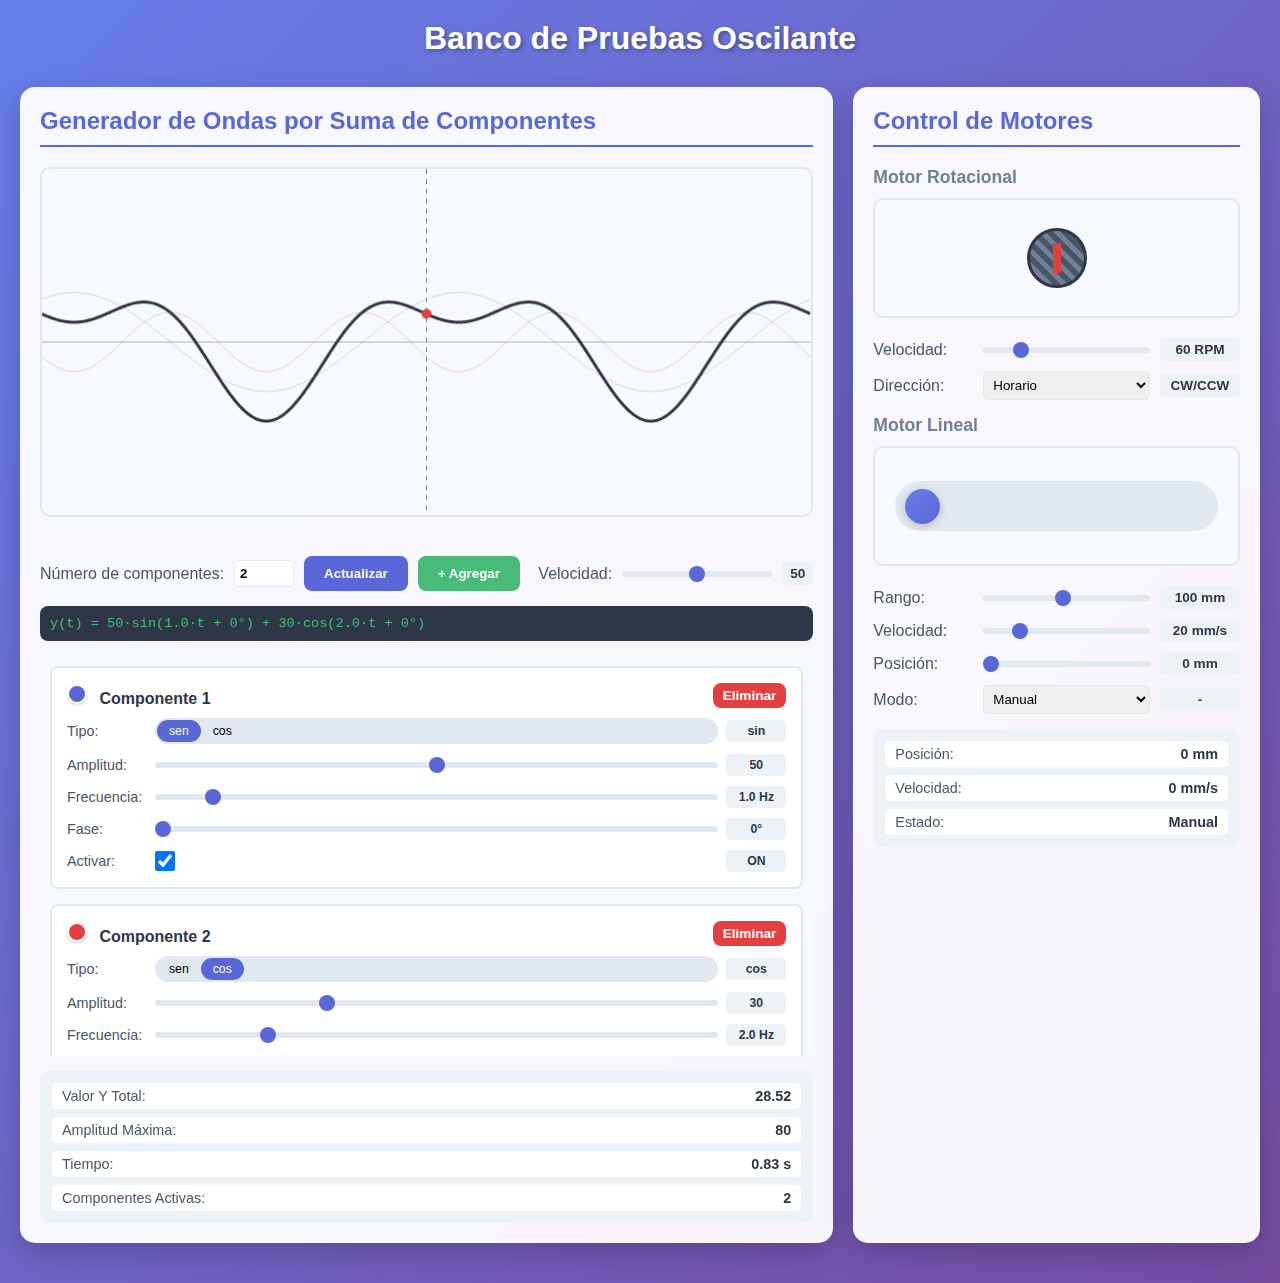
<file: Webserver/wave_motor_controller.html>
<!DOCTYPE html>
<html lang="es">
<head>
    <meta charset="UTF-8">
    <meta name="viewport" content="width=device-width, initial-scale=1.0">
    <title>Banco de pruebas Oscilante</title>
    <style>
        * {
            margin: 0;
            padding: 0;
            box-sizing: border-box;
        }

        body {
            font-family: 'Segoe UI', Tahoma, Geneva, Verdana, sans-serif;
            background: linear-gradient(135deg, #667eea 0%, #764ba2 100%);
            min-height: 100vh;
            padding: 20px;
        }

        .container {
            max-width: 1600px;
            margin: 0 auto;
        }

        h1 {
            text-align: center;
            color: white;
            margin-bottom: 30px;
            text-shadow: 2px 2px 4px rgba(0,0,0,0.3);
        }

        .main-grid {
            display: grid;
            grid-template-columns: 2fr 1fr;
            gap: 20px;
            margin-bottom: 20px;
        }

        .panel {
            background: rgba(255, 255, 255, 0.95);
            border-radius: 15px;
            padding: 20px;
            box-shadow: 0 10px 30px rgba(0,0,0,0.2);
            backdrop-filter: blur(10px);
        }

        .panel h2 {
            color: #5a67d8;
            margin-bottom: 20px;
            border-bottom: 2px solid #5a67d8;
            padding-bottom: 10px;
        }

        .panel h3 {
            color: #718096;
            margin: 15px 0 10px;
            font-size: 1.1em;
        }

        .wave-canvas {
            width: 100%;
            height: 350px;
            background: #f7fafc;
            border: 2px solid #e2e8f0;
            border-radius: 10px;
            margin-bottom: 20px;
        }

        .component-list {
            max-height: 400px;
            overflow-y: auto;
            margin: 15px 0;
            padding: 10px;
            background: #f7fafc;
            border-radius: 8px;
        }

        .wave-component {
            background: white;
            border: 2px solid #e2e8f0;
            border-radius: 8px;
            padding: 15px;
            margin-bottom: 15px;
            position: relative;
            transition: all 0.3s ease;
        }

        .wave-component:hover {
            border-color: #5a67d8;
            box-shadow: 0 2px 10px rgba(90, 103, 216, 0.2);
        }

        .component-header {
            display: flex;
            justify-content: space-between;
            align-items: center;
            margin-bottom: 10px;
        }

        .component-title {
            font-weight: 600;
            color: #2d3748;
        }

        .component-controls {
            display: grid;
            gap: 10px;
        }

        .control-item {
            display: grid;
            grid-template-columns: 100px 1fr 80px;
            align-items: center;
            gap: 10px;
        }

        .control-item-small {
            display: grid;
            grid-template-columns: 80px 1fr 60px;
            align-items: center;
            gap: 8px;
            font-size: 0.9em;
        }

        label {
            color: #4a5568;
            font-weight: 500;
        }

        input[type="range"] {
            width: 100%;
            height: 6px;
            background: #e2e8f0;
            border-radius: 5px;
            outline: none;
            -webkit-appearance: none;
        }

        input[type="range"]::-webkit-slider-thumb {
            -webkit-appearance: none;
            width: 16px;
            height: 16px;
            background: #5a67d8;
            border-radius: 50%;
            cursor: pointer;
            transition: all 0.3s ease;
        }

        input[type="range"]::-webkit-slider-thumb:hover {
            background: #667eea;
            transform: scale(1.2);
        }

        input[type="range"]::-moz-range-thumb {
            width: 16px;
            height: 16px;
            background: #5a67d8;
            border-radius: 50%;
            cursor: pointer;
            border: none;
            transition: all 0.3s ease;
        }

        input[type="range"]::-moz-range-thumb:hover {
            background: #667eea;
            transform: scale(1.2);
        }

        .value-display {
            background: #edf2f7;
            padding: 4px 8px;
            border-radius: 5px;
            text-align: center;
            font-weight: bold;
            color: #2d3748;
            font-size: 0.85em;
        }

        .btn {
            padding: 10px 20px;
            border: none;
            border-radius: 8px;
            cursor: pointer;
            font-weight: 600;
            transition: all 0.3s ease;
        }

        .btn-primary {
            background: #5a67d8;
            color: white;
        }

        .btn-primary:hover {
            background: #667eea;
            transform: translateY(-2px);
            box-shadow: 0 4px 12px rgba(90, 103, 216, 0.3);
        }

        .btn-danger {
            background: #e53e3e;
            color: white;
            padding: 5px 10px;
            font-size: 0.85em;
        }

        .btn-danger:hover {
            background: #f56565;
        }

        .btn-success {
            background: #48bb78;
            color: white;
        }

        .btn-success:hover {
            background: #38a169;
        }

        .controls-row {
            display: flex;
            gap: 10px;
            margin: 15px 0;
            align-items: center;
        }

        .type-toggle {
            display: inline-flex;
            background: #e2e8f0;
            border-radius: 20px;
            padding: 2px;
        }

        .type-toggle button {
            padding: 4px 12px;
            border: none;
            background: transparent;
            border-radius: 18px;
            cursor: pointer;
            font-size: 0.85em;
            transition: all 0.3s ease;
        }

        .type-toggle button.active {
            background: #5a67d8;
            color: white;
        }

        .motor-visual {
            background: #f7fafc;
            border: 2px solid #e2e8f0;
            border-radius: 10px;
            padding: 20px;
            margin-bottom: 20px;
            min-height: 120px;
            display: flex;
            align-items: center;
            justify-content: center;
            position: relative;
        }

        .rotating-motor {
            width: 60px;
            height: 60px;
            background: linear-gradient(45deg, #4a5568 25%, #718096 25%, #718096 50%, #4a5568 50%, #4a5568 75%, #718096 75%, #718096);
            background-size: 15px 15px;
            border-radius: 50%;
            border: 3px solid #2d3748;
            animation: rotate 2s linear infinite;
            position: relative;
        }

        .rotating-motor::after {
            content: '';
            position: absolute;
            width: 8px;
            height: 30px;
            background: #e53e3e;
            left: 50%;
            top: 50%;
            transform: translate(-50%, -50%);
        }

        @keyframes rotate {
            from { transform: rotate(0deg); }
            to { transform: rotate(360deg); }
        }

        .linear-motor {
            width: 100%;
            height: 50px;
            background: #e2e8f0;
            border-radius: 25px;
            position: relative;
            overflow: hidden;
        }

        .linear-slider {
            width: 35px;
            height: 35px;
            background: linear-gradient(135deg, #667eea, #5a67d8);
            border-radius: 50%;
            position: absolute;
            top: 7.5px;
            left: 10px;
            transition: none;
            box-shadow: 0 2px 8px rgba(0,0,0,0.2);
        }

        .info-display {
            background: #edf2f7;
            padding: 12px;
            border-radius: 8px;
            display: grid;
            grid-template-columns: 1fr;
            gap: 8px;
            margin-top: 15px;
        }

        .info-item {
            display: flex;
            justify-content: space-between;
            padding: 5px 10px;
            background: white;
            border-radius: 5px;
            font-size: 0.9em;
        }

        .info-label {
            color: #4a5568;
        }

        .info-value {
            color: #2d3748;
            font-weight: bold;
        }

        .formula-display {
            background: #2d3748;
            color: #48bb78;
            font-family: 'Courier New', monospace;
            padding: 10px;
            border-radius: 8px;
            margin: 15px 0;
            font-size: 0.85em;
            overflow-x: auto;
            white-space: nowrap;
        }

        input[type="number"] {
            width: 60px;
            padding: 5px;
            border: 1px solid #e2e8f0;
            border-radius: 5px;
            font-weight: bold;
        }

        .color-indicator {
            width: 20px;
            height: 20px;
            border-radius: 50%;
            display: inline-block;
            margin-right: 8px;
            border: 2px solid white;
            box-shadow: 0 1px 3px rgba(0,0,0,0.2);
        }

        @media (max-width: 968px) {
            .main-grid {
                grid-template-columns: 1fr;
            }
        }
    </style>
</head>
<body>
    <div class="container">
        <h1>Banco de Pruebas Oscilante</h1>
        
        <div class="main-grid">
            <!-- Panel de Generación de Ondas -->
            <div class="panel">
                <h2>Generador de Ondas por Suma de Componentes</h2>
                
                <canvas id="waveCanvas" class="wave-canvas"></canvas>
                
                <div class="controls-row">
                    <label>Número de componentes:</label>
                    <input type="number" id="numComponents" min="1" max="10" value="2">
                    <button class="btn btn-primary" onclick="updateComponentCount()">Actualizar</button>
                    <button class="btn btn-success" onclick="addComponent()">+ Agregar</button>
                    <label style="margin-left: auto;">Velocidad:</label>
                    <input type="range" id="globalSpeed" min="0" max="100" value="50" style="width: 150px;">
                    <span class="value-display" id="speedValue">50</span>
                </div>
                
                <div class="formula-display" id="formulaDisplay">
                    y(t) = 50·sin(1.0·t + 0°) + 30·cos(2.0·t + 0°)
                </div>
                
                <div class="component-list" id="componentList">
                    <!-- Los componentes se agregarán dinámicamente aquí -->
                </div>
                
                <div class="info-display">
                    <div class="info-item">
                        <span class="info-label">Valor Y Total:</span>
                        <span class="info-value" id="currentY">0.00</span>
                    </div>
                    <div class="info-item">
                        <span class="info-label">Amplitud Máxima:</span>
                        <span class="info-value" id="maxAmplitude">80</span>
                    </div>
                    <div class="info-item">
                        <span class="info-label">Tiempo:</span>
                        <span class="info-value" id="timeValue">0.00 s</span>
                    </div>
                    <div class="info-item">
                        <span class="info-label">Componentes Activas:</span>
                        <span class="info-value" id="activeComponents">2</span>
                    </div>
                </div>
            </div>
            
            <!-- Panel de Control de Motores -->
            <div class="panel">
                <h2>Control de Motores</h2>
                
                <!-- Motor Rotacional -->
                <h3>Motor Rotacional</h3>
                <div class="motor-visual">
                    <div class="rotating-motor" id="rotatingMotor"></div>
                </div>
                
                <div class="component-controls">
                    <div class="control-item">
                        <label>Velocidad:</label>
                        <input type="range" id="motorSpeed" min="0" max="300" value="60">
                        <span class="value-display" id="motorSpeedValue">60 RPM</span>
                    </div>
                    
                    <div class="control-item">
                        <label>Dirección:</label>
                        <select id="motorDirection" style="padding: 5px; border-radius: 5px; border: 1px solid #e2e8f0;">
                            <option value="1">Horario</option>
                            <option value="-1">Antihorario</option>
                        </select>
                        <span class="value-display">CW/CCW</span>
                    </div>
                </div>
                
                <!-- Motor Lineal -->
                <h3>Motor Lineal</h3>
                <div class="motor-visual">
                    <div class="linear-motor">
                        <div class="linear-slider" id="linearSlider"></div>
                    </div>
                </div>
                
                <div class="component-controls">
                    <div class="control-item">
                        <label>Rango:</label>
                        <input type="range" id="linearRange" min="10" max="200" value="100">
                        <span class="value-display" id="linearRangeValue">100 mm</span>
                    </div>
                    
                    <div class="control-item">
                        <label>Velocidad:</label>
                        <input type="range" id="linearSpeed" min="1" max="100" value="20">
                        <span class="value-display" id="linearSpeedValue">20 mm/s</span>
                    </div>
                    
                    <div class="control-item">
                        <label>Posición:</label>
                        <input type="range" id="linearPosition" min="0" max="200" value="0">
                        <span class="value-display" id="linearPosValue">0 mm</span>
                    </div>
                    
                    <div class="control-item">
                        <label>Modo:</label>
                        <select id="linearMode" style="padding: 5px; border-radius: 5px; border: 1px solid #e2e8f0; width: 100%;">
                            <option value="manual">Manual</option>
                            <option value="auto">Automático</option>
                            <option value="wave">Seguir Onda</option>
                        </select>
                        <span class="value-display">-</span>
                    </div>
                </div>
                
                <div class="info-display">
                    <div class="info-item">
                        <span class="info-label">Posición:</span>
                        <span class="info-value" id="currentPos">0 mm</span>
                    </div>
                    <div class="info-item">
                        <span class="info-label">Velocidad:</span>
                        <span class="info-value" id="currentVel">0 mm/s</span>
                    </div>
                    <div class="info-item">
                        <span class="info-label">Estado:</span>
                        <span class="info-value" id="motorStatus">Detenido</span>
                    </div>
                </div>
            </div>
        </div>
    </div>

    <script>
        // Variables globales
        const canvas = document.getElementById('waveCanvas');
        const ctx = canvas.getContext('2d');
        let animationTime = 0;
        let linearDirection = 1;
        let currentLinearPos = 0;
        let lastFrameTime = 0;
        
        // Array de componentes de onda
        let waveComponents = [
            { type: 'sin', amplitude: 50, frequency: 1.0, phase: 0, color: '#5a67d8', enabled: true },
            { type: 'cos', amplitude: 30, frequency: 2.0, phase: 0, color: '#e53e3e', enabled: true }
        ];
        
        // Colores disponibles para las componentes
        const componentColors = [
            '#5a67d8', '#e53e3e', '#48bb78', '#ed8936', '#9f7aea',
            '#38b2ac', '#f687b3', '#4299e1', '#ecc94b', '#fc8181'
        ];
        
        // Configuración del canvas
        function resizeCanvas() {
            canvas.width = canvas.offsetWidth;
            canvas.height = canvas.offsetHeight;
        }
        
        window.addEventListener('resize', resizeCanvas);
        resizeCanvas();
        
        // Función para crear el HTML de un componente
        function createComponentHTML(component, index) {
            return `
                <div class="wave-component" id="component-${index}">
                    <div class="component-header">
                        <div class="component-title">
                            <span class="color-indicator" style="background: ${component.color}"></span>
                            Componente ${index + 1}
                        </div>
                        <button class="btn btn-danger" onclick="removeComponent(${index})">Eliminar</button>
                    </div>
                    <div class="component-controls">
                        <div class="control-item-small">
                            <label>Tipo:</label>
                            <div class="type-toggle">
                                <button class="${component.type === 'sin' ? 'active' : ''}" onclick="updateComponentType(${index}, 'sin')">sen</button>
                                <button class="${component.type === 'cos' ? 'active' : ''}" onclick="updateComponentType(${index}, 'cos')">cos</button>
                            </div>
                            <span class="value-display">${component.type}</span>
                        </div>
                        <div class="control-item-small">
                            <label>Amplitud:</label>
                            <input type="range" min="0" max="100" value="${component.amplitude}" 
                                   oninput="updateComponentValue(${index}, 'amplitude', this.value)">
                            <span class="value-display">${component.amplitude}</span>
                        </div>
                        <div class="control-item-small">
                            <label>Frecuencia:</label>
                            <input type="range" min="0.1" max="10" step="0.1" value="${component.frequency}" 
                                   oninput="updateComponentValue(${index}, 'frequency', this.value)">
                            <span class="value-display">${component.frequency.toFixed(1)} Hz</span>
                        </div>
                        <div class="control-item-small">
                            <label>Fase:</label>
                            <input type="range" min="0" max="360" value="${component.phase}" 
                                   oninput="updateComponentValue(${index}, 'phase', this.value)">
                            <span class="value-display">${component.phase}°</span>
                        </div>
                        <div class="control-item-small">
                            <label>Activar:</label>
                            <input type="checkbox" ${component.enabled ? 'checked' : ''} 
                                   onchange="updateComponentValue(${index}, 'enabled', this.checked)"
                                   style="width: 20px; height: 20px;">
                            <span class="value-display">${component.enabled ? 'ON' : 'OFF'}</span>
                        </div>
                    </div>
                </div>
            `;
        }
        
        // Función para renderizar todos los componentes
        function renderComponents() {
            const container = document.getElementById('componentList');
            container.innerHTML = waveComponents.map((comp, index) => 
                createComponentHTML(comp, index)
            ).join('');
            updateFormula();
            updateInfo();
        }
        
        // Función para actualizar el número de componentes
        function updateComponentCount() {
            const count = parseInt(document.getElementById('numComponents').value);
            const currentCount = waveComponents.length;
            
            if (count > currentCount) {
                // Agregar componentes
                for (let i = currentCount; i < count; i++) {
                    waveComponents.push({
                        type: i % 2 === 0 ? 'sin' : 'cos',
                        amplitude: 30 + Math.random() * 40,
                        frequency: 1 + Math.random() * 3,
                        phase: 0,
                        color: componentColors[i % componentColors.length],
                        enabled: true
                    });
                }
            } else if (count < currentCount) {
                // Eliminar componentes
                waveComponents = waveComponents.slice(0, count);
            }
            
            renderComponents();
        }
        
        // Función para agregar un componente
        function addComponent() {
            const index = waveComponents.length;
            waveComponents.push({
                type: index % 2 === 0 ? 'sin' : 'cos',
                amplitude: 30 + Math.random() * 40,
                frequency: 1 + Math.random() * 3,
                phase: 0,
                color: componentColors[index % componentColors.length],
                enabled: true
            });
            document.getElementById('numComponents').value = waveComponents.length;
            renderComponents();
        }
        
        // Función para eliminar un componente
        function removeComponent(index) {
            if (waveComponents.length > 1) {
                waveComponents.splice(index, 1);
                document.getElementById('numComponents').value = waveComponents.length;
                renderComponents();
            }
        }
        
        // Función para actualizar el tipo de componente
        function updateComponentType(index, type) {
            waveComponents[index].type = type;
            renderComponents();
        }
        
        // Función para actualizar valores de componente
        function updateComponentValue(index, property, value) {
            if (property === 'amplitude') {
                waveComponents[index].amplitude = parseFloat(value);
            } else if (property === 'frequency') {
                waveComponents[index].frequency = parseFloat(value);
            } else if (property === 'phase') {
                waveComponents[index].phase = parseFloat(value);
            } else if (property === 'enabled') {
                waveComponents[index].enabled = value;
            }
            
            // Actualizar el display del valor
            const component = document.getElementById(`component-${index}`);
            if (component) {
                const displays = component.querySelectorAll('.value-display');
                if (property === 'amplitude') displays[1].textContent = value;
                if (property === 'frequency') displays[2].textContent = parseFloat(value).toFixed(1) + ' Hz';
                if (property === 'phase') displays[3].textContent = value + '°';
                if (property === 'enabled') displays[4].textContent = value ? 'ON' : 'OFF';
            }
            
            updateFormula();
            updateInfo();
        }
        
        // Función para actualizar la fórmula mostrada
        function updateFormula() {
            const formula = waveComponents
                .filter(c => c.enabled)
                .map(c => {
                    const func = c.type === 'sin' ? 'sin' : 'cos';
                    return `${c.amplitude.toFixed(0)}·${func}(${c.frequency.toFixed(1)}·t + ${c.phase}°)`;
                })
                .join(' + ');
            
            document.getElementById('formulaDisplay').textContent = formula ? `y(t) = ${formula}` : 'y(t) = 0';
        }
        
        // Función para actualizar información
        function updateInfo() {
            const activeComps = waveComponents.filter(c => c.enabled);
            const maxAmp = activeComps.reduce((sum, c) => sum + c.amplitude, 0);
            
            document.getElementById('activeComponents').textContent = activeComps.length;
            document.getElementById('maxAmplitude').textContent = maxAmp.toFixed(0);
        }
        
        // Selectores de elementos de motor
        const motorSpeed = document.getElementById('motorSpeed');
        const motorDirection = document.getElementById('motorDirection');
        const linearRange = document.getElementById('linearRange');
        const linearSpeed = document.getElementById('linearSpeed');
        const linearPosition = document.getElementById('linearPosition');
        const linearMode = document.getElementById('linearMode');
        const rotatingMotor = document.getElementById('rotatingMotor');
        const linearSlider = document.getElementById('linearSlider');
        
        // Event listeners para motores
        motorSpeed.addEventListener('input', (e) => {
            document.getElementById('motorSpeedValue').textContent = e.target.value + ' RPM';
            updateMotorAnimation();
        });
        
        motorDirection.addEventListener('change', updateMotorAnimation);
        
        linearRange.addEventListener('input', (e) => {
            document.getElementById('linearRangeValue').textContent = e.target.value + ' mm';
            linearPosition.max = e.target.value;
        });
        
        linearSpeed.addEventListener('input', (e) => {
            document.getElementById('linearSpeedValue').textContent = e.target.value + ' mm/s';
        });
        
        linearPosition.addEventListener('input', (e) => {
            document.getElementById('linearPosValue').textContent = e.target.value + ' mm';
            if (linearMode.value === 'manual') {
                updateLinearPosition(e.target.value);
            }
        });
        
        linearMode.addEventListener('change', (e) => {
            linearPosition.disabled = e.target.value !== 'manual';
        });
        
        document.getElementById('globalSpeed').addEventListener('input', (e) => {
            document.getElementById('speedValue').textContent = e.target.value;
        });
        
        // Función para actualizar la animación del motor rotacional
        function updateMotorAnimation() {
            const rpm = parseInt(motorSpeed.value);
            const dir = parseInt(motorDirection.value);
            const duration = rpm > 0 ? (60 / rpm) : 999999;
            
            rotatingMotor.style.animationDuration = duration + 's';
            rotatingMotor.style.animationDirection = dir > 0 ? 'normal' : 'reverse';
            rotatingMotor.style.animationPlayState = rpm === 0 ? 'paused' : 'running';
        }
        
        // Función para actualizar la posición del motor lineal
        function updateLinearPosition(position) {
            const containerWidth = document.querySelector('.linear-motor').offsetWidth;
            const sliderWidth = 35;
            const maxPos = containerWidth - sliderWidth - 20;
            const range = parseInt(linearRange.value);
            const normalizedPos = (position / range) * maxPos;
            
            linearSlider.style.left = (10 + normalizedPos) + 'px';
            currentLinearPos = position;
            document.getElementById('currentPos').textContent = Math.round(position) + ' mm';
        }
        
        // Función principal de dibujo de ondas
        function drawWave(currentTime) {
            ctx.clearRect(0, 0, canvas.width, canvas.height);
            
            const speedFactor = parseInt(document.getElementById('globalSpeed').value) / 50;
            const timeIncrement = (currentTime - lastFrameTime) * 0.001 * speedFactor;
            animationTime += timeIncrement;
            
            // Actualizar tiempo
            document.getElementById('timeValue').textContent = animationTime.toFixed(2) + ' s';
            
            // Dibujar eje X
            ctx.strokeStyle = '#cbd5e0';
            ctx.lineWidth = 2;
            ctx.beginPath();
            ctx.moveTo(0, canvas.height / 2);
            ctx.lineTo(canvas.width, canvas.height / 2);
            ctx.stroke();
            
            // Array para almacenar la suma de las ondas
            const summedWave = new Array(canvas.width).fill(0);
            
            // Calcular y dibujar cada componente
            waveComponents.forEach((component, compIndex) => {
                if (!component.enabled) return;
                
                ctx.strokeStyle = component.color + '40'; // Color con transparencia
                ctx.lineWidth = 1;
                ctx.beginPath();
                
                for (let x = 0; x < canvas.width; x++) {
                    const t = (x / canvas.width) * 4 * Math.PI;
                    const phaseRad = (component.phase * Math.PI) / 180;
                    
                    let y;
                    if (component.type === 'sin') {
                        y = component.amplitude * Math.sin(component.frequency * t + phaseRad - animationTime * component.frequency * 2 * Math.PI);
                    } else {
                        y = component.amplitude * Math.cos(component.frequency * t + phaseRad - animationTime * component.frequency * 2 * Math.PI);
                    }
                    
                    summedWave[x] += y;
                    const canvasY = canvas.height / 2 - y;
                    
                    if (x === 0) {
                        ctx.moveTo(x, canvasY);
                    } else {
                        ctx.lineTo(x, canvasY);
                    }
                }
                ctx.stroke();
            });
            
            // Dibujar la onda sumada
            ctx.strokeStyle = '#2d3748';
            ctx.lineWidth = 3;
            ctx.beginPath();
            
            let currentYValue = 0;
            for (let x = 0; x < canvas.width; x++) {
                const canvasY = canvas.height / 2 - summedWave[x];
                
                if (x === 0) {
                    ctx.moveTo(x, canvasY);
                } else {
                    ctx.lineTo(x, canvasY);
                }
                
                // Valor en el centro de la pantalla
                if (x === Math.floor(canvas.width / 2)) {
                    currentYValue = summedWave[x];
                    document.getElementById('currentY').textContent = currentYValue.toFixed(2);
                    
                    // Si el motor lineal está en modo "Seguir Onda"
                    if (linearMode.value === 'wave') {
                        const maxAmp = waveComponents
                            .filter(c => c.enabled)
                            .reduce((sum, c) => sum + c.amplitude, 0);
                        const range = parseInt(linearRange.value);
                        const normalizedY = ((currentYValue + maxAmp) / (2 * maxAmp)) * range;
                        updateLinearPosition(Math.max(0, Math.min(range, normalizedY)));
                    }
                }
            }
            ctx.stroke();
            
            // Dibujar indicador central
            ctx.strokeStyle = '#718096';
            ctx.setLineDash([5, 5]);
            ctx.lineWidth = 1;
            ctx.beginPath();
            ctx.moveTo(canvas.width / 2, 0);
            ctx.lineTo(canvas.width / 2, canvas.height);
            ctx.stroke();
            ctx.setLineDash([]);
            
            // Dibujar punto en el centro mostrando el valor actual
            ctx.fillStyle = '#e53e3e';
            ctx.beginPath();
            ctx.arc(canvas.width / 2, canvas.height / 2 - currentYValue, 5, 0, 2 * Math.PI);
            ctx.fill();
            
            // Animación del motor lineal automático
            if (linearMode.value === 'auto') {
                const lSpeed = parseInt(linearSpeed.value);
                const range = parseInt(linearRange.value);
                
                if (currentLinearPos >= range) {
                    linearDirection = -1;
                } else if (currentLinearPos <= 0) {
                    linearDirection = 1;
                }
                
                currentLinearPos += linearDirection * lSpeed * timeIncrement;
                currentLinearPos = Math.max(0, Math.min(range, currentLinearPos));
                
                updateLinearPosition(currentLinearPos);
                document.getElementById('currentVel').textContent = (lSpeed * linearDirection).toFixed(1) + ' mm/s';
                document.getElementById('motorStatus').textContent = 'En movimiento';
            } else if (linearMode.value === 'manual') {
                document.getElementById('currentVel').textContent = '0 mm/s';
                document.getElementById('motorStatus').textContent = 'Manual';
            } else if (linearMode.value === 'wave') {
                document.getElementById('motorStatus').textContent = 'Siguiendo onda';
                // Calcular velocidad aproximada basada en el cambio de posición
                const maxAmp = waveComponents
                    .filter(c => c.enabled)
                    .reduce((sum, c) => sum + c.amplitude, 0);
                if (maxAmp > 0) {
                    const avgFreq = waveComponents
                        .filter(c => c.enabled)
                        .reduce((sum, c, _, arr) => sum + c.frequency / arr.length, 0);
                    const approxVel = avgFreq * maxAmp * 2 * Math.PI * speedFactor;
                    document.getElementById('currentVel').textContent = Math.abs(approxVel).toFixed(1) + ' mm/s';
                }
            }
            
            lastFrameTime = currentTime;
            requestAnimationFrame(drawWave);
        }
        
        // Inicializar
        renderComponents();
        updateMotorAnimation();
        requestAnimationFrame((time) => {
            lastFrameTime = time;
            drawWave(time);
        });
    </script>
</body>
</html>
</file>
